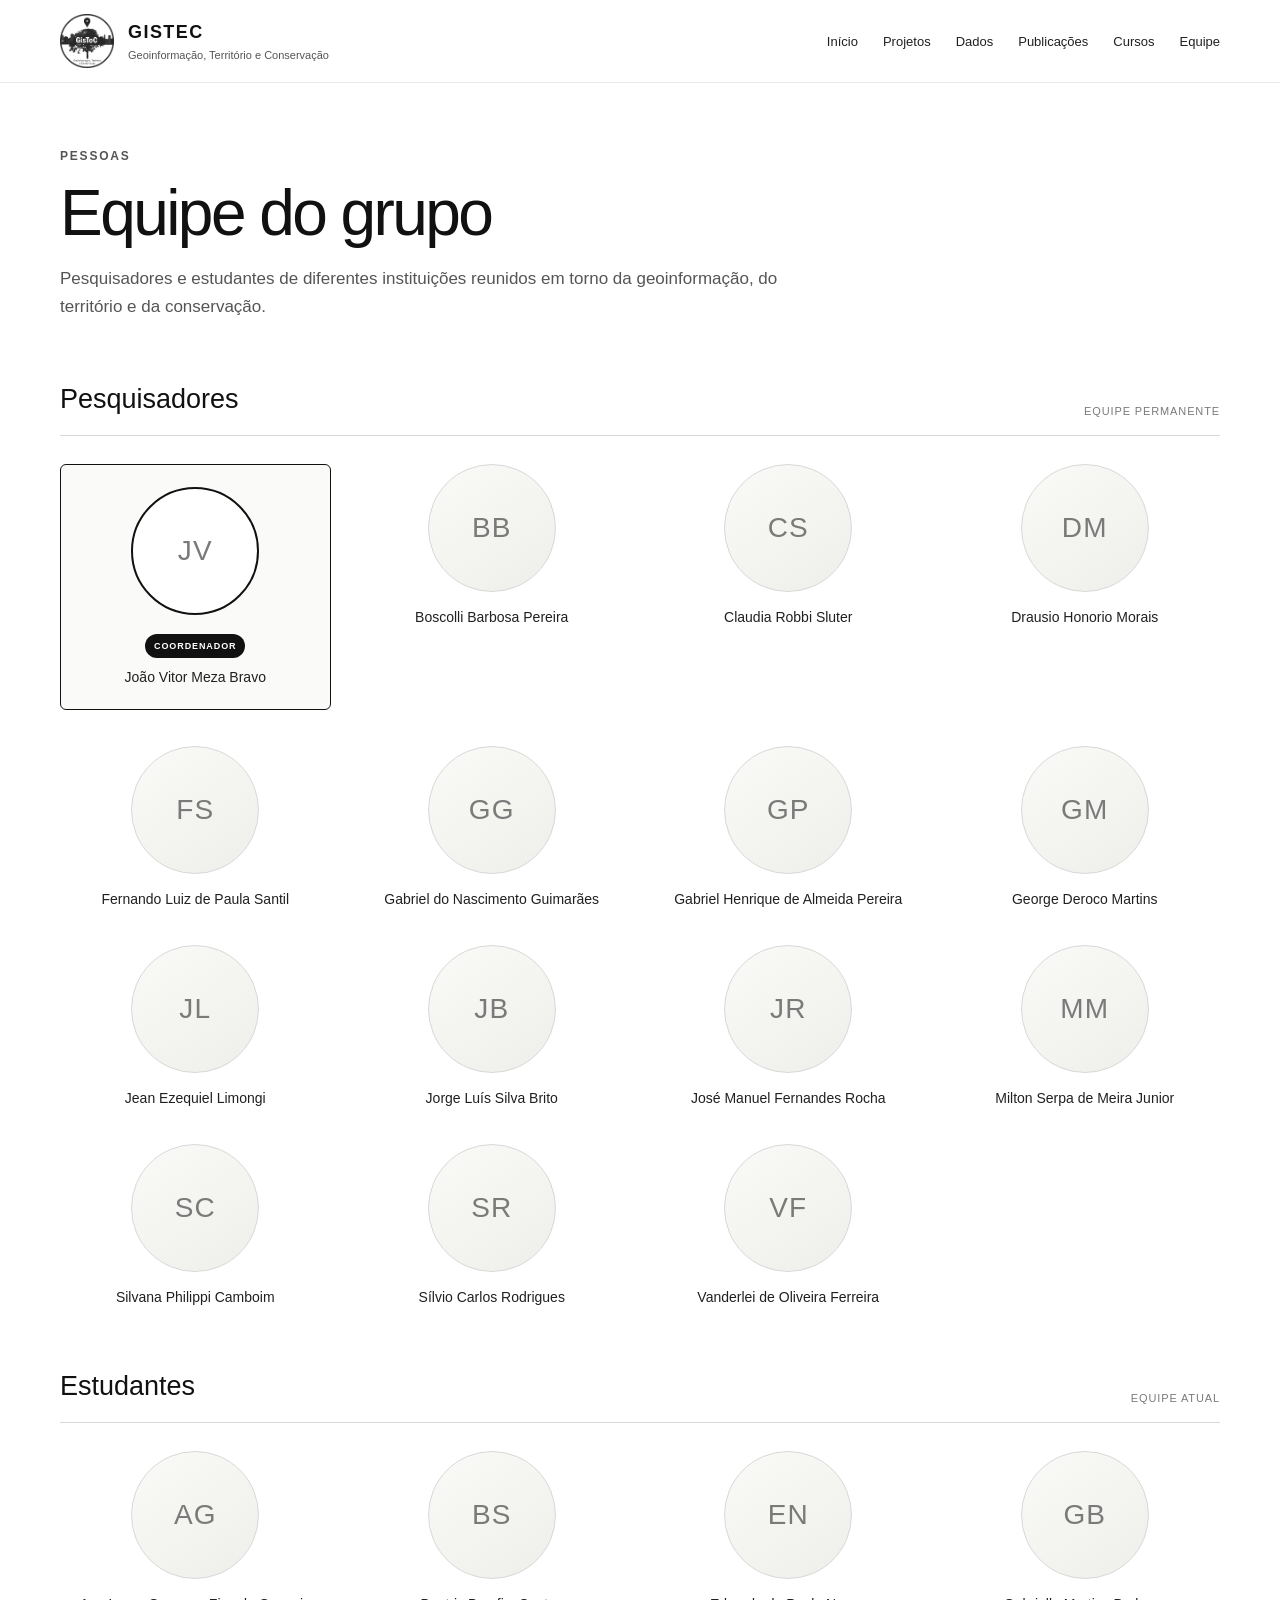
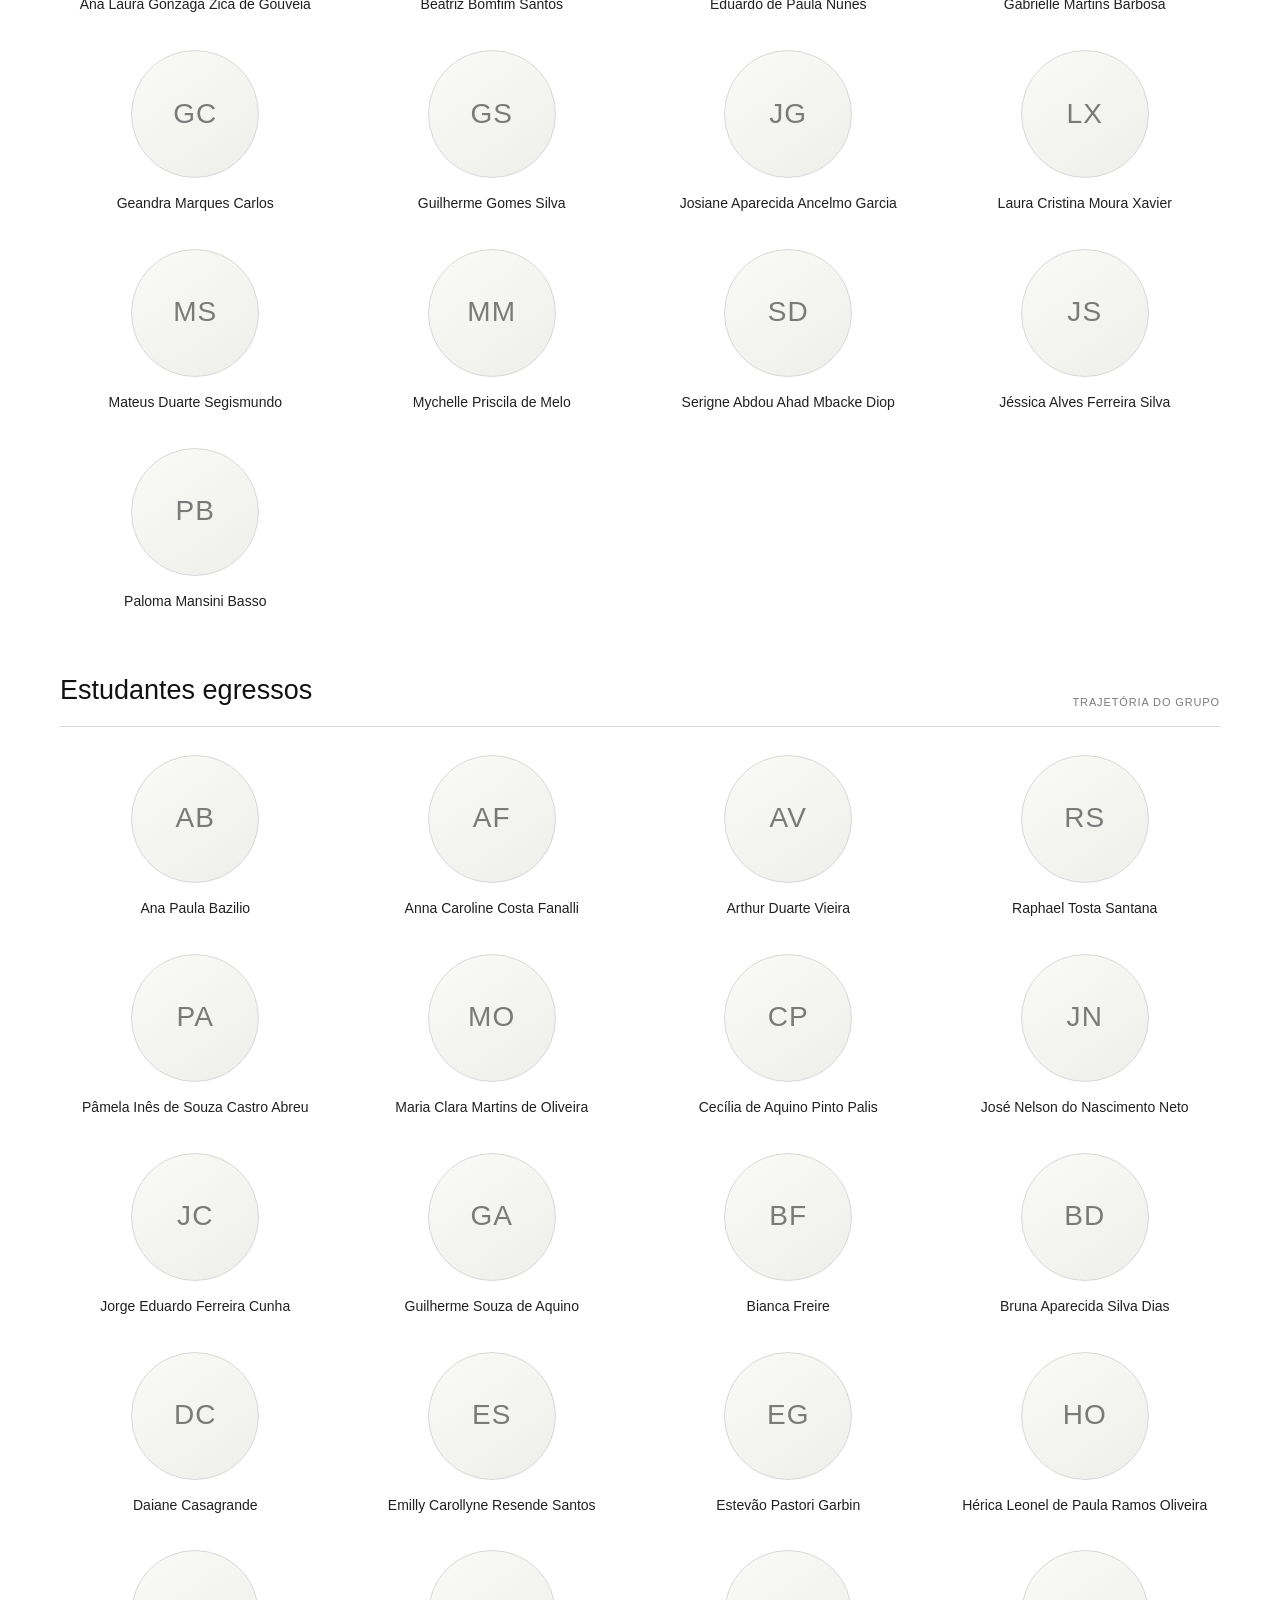
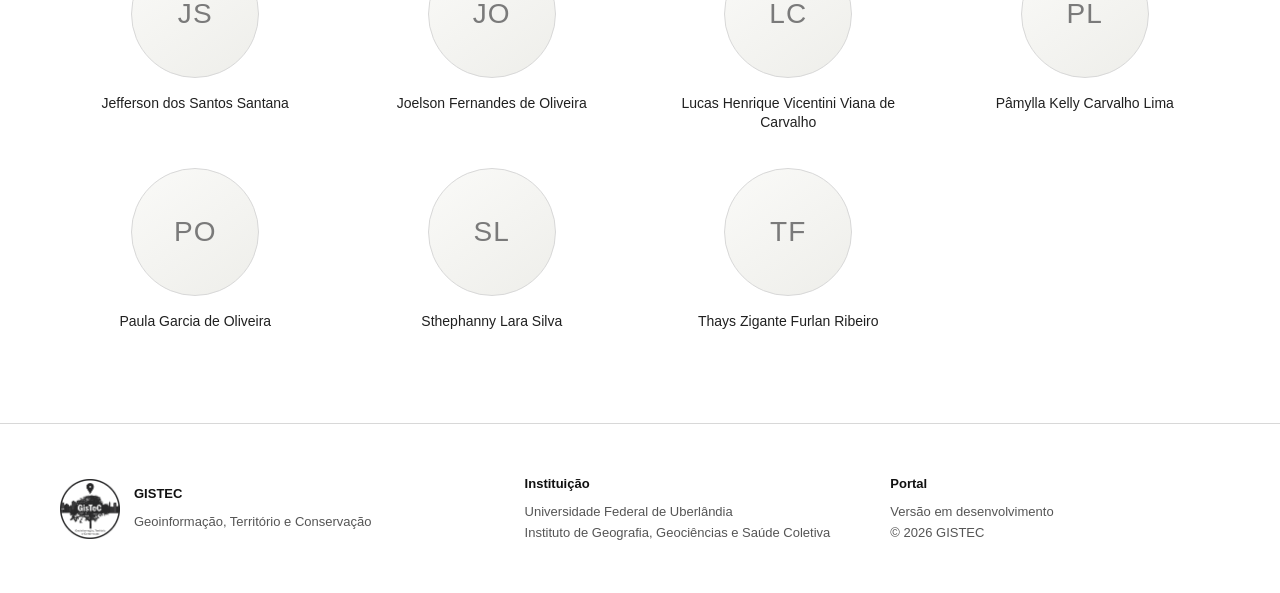
<file: paginas/equipe.html>
<!doctype html>
<html lang="pt-BR">
  <head>
    <meta charset="UTF-8" />
    <meta name="viewport" content="width=device-width, initial-scale=1.0" />
    <meta
      name="description"
      content="Pesquisadores, estudantes e egressos do GISTEC."
    />
    <title>Equipe | GISTEC</title>
    <link rel="stylesheet" href="../css/style.css?v=22" />
  </head>
  <body>
    <header class="site-header">
      <div class="container header-content">
        <a
          class="brand"
          href="../index.html"
          aria-label="Página inicial do GISTEC"
        >
          <img src="../imagens/logo.png" alt="Logo GISTEC" class="brand-logo" />
          <div class="brand-copy">
            <strong>GISTEC</strong>
            <span>Geoinformação, Território e Conservação</span>
          </div>
        </a>

        <button
          class="menu-button"
          id="menuButton"
          type="button"
          aria-label="Abrir menu"
          aria-expanded="false"
        >
          Menu
        </button>

        <nav class="main-menu" id="mainMenu" aria-label="Navegação principal">
          <a href="../index.html">Início</a>
          <div class="menu-dropdown">
            <a href="../index.html#projetos">Projetos</a>
            <div class="menu-dropdown-content">
              <a href="cnpq-fogo.html">CNPq Fogo</a>
              <a href="fapemig-fogo.html">Fapemig Fogo</a>
            </div>
          </div>
          <a href="../index.html#dados">Dados</a>
          <a href="../index.html#publicacoes">Publicações</a>
          <a href="../index.html#cursos">Cursos</a>
          <a class="active" href="equipe.html">Equipe</a>
        </nav>
      </div>
    </header>

    <main class="people-page">
      <div class="container">
        <header class="people-intro">
          <p class="section-label">Pessoas</p>
          <h1>Equipe do grupo</h1>
          <p>
            Pesquisadores e estudantes de diferentes instituições reunidos em
            torno da geoinformação, do território e da conservação.
          </p>
        </header>

        <section class="people-section" aria-labelledby="pesquisadores-title">
          <div class="people-section-heading">
            <h2 id="pesquisadores-title">Pesquisadores</h2>
            <span>Equipe permanente</span>
          </div>
          <div class="people-grid">
            <article class="person-card person-card-coordinator">
              <div class="person-portrait" aria-hidden="true">JV</div>
              <span class="person-role">Coordenador</span
              ><span class="person-name">João Vitor Meza Bravo</span>
            </article>
            <article class="person-card">
              <div class="person-portrait" aria-hidden="true">BB</div>
              <span class="person-name">Boscolli Barbosa Pereira</span>
            </article>
            <article class="person-card">
              <div class="person-portrait" aria-hidden="true">CS</div>
              <span class="person-name">Claudia Robbi Sluter</span>
            </article>
            <article class="person-card">
              <div class="person-portrait" aria-hidden="true">DM</div>
              <span class="person-name">Drausio Honorio Morais</span>
            </article>
            <article class="person-card">
              <div class="person-portrait" aria-hidden="true">FS</div>
              <span class="person-name">Fernando Luiz de Paula Santil</span>
            </article>
            <article class="person-card">
              <div class="person-portrait" aria-hidden="true">GG</div>
              <span class="person-name">Gabriel do Nascimento Guimarães</span>
            </article>
            <article class="person-card">
              <div class="person-portrait" aria-hidden="true">GP</div>
              <span class="person-name"
                >Gabriel Henrique de Almeida Pereira</span
              >
            </article>
            <article class="person-card">
              <div class="person-portrait" aria-hidden="true">GM</div>
              <span class="person-name">George Deroco Martins</span>
            </article>
            <article class="person-card">
              <div class="person-portrait" aria-hidden="true">JL</div>
              <span class="person-name">Jean Ezequiel Limongi</span>
            </article>
            <article class="person-card">
              <div class="person-portrait" aria-hidden="true">JB</div>
              <span class="person-name">Jorge Luís Silva Brito</span>
            </article>
            <article class="person-card">
              <div class="person-portrait" aria-hidden="true">JR</div>
              <span class="person-name">José Manuel Fernandes Rocha</span>
            </article>
            <article class="person-card">
              <div class="person-portrait" aria-hidden="true">MM</div>
              <span class="person-name">Milton Serpa de Meira Junior</span>
            </article>
            <article class="person-card">
              <div class="person-portrait" aria-hidden="true">SC</div>
              <span class="person-name">Silvana Philippi Camboim</span>
            </article>
            <article class="person-card">
              <div class="person-portrait" aria-hidden="true">SR</div>
              <span class="person-name">Sílvio Carlos Rodrigues</span>
            </article>
            <article class="person-card">
              <div class="person-portrait" aria-hidden="true">VF</div>
              <span class="person-name">Vanderlei de Oliveira Ferreira</span>
            </article>
          </div>
        </section>

        <section class="people-section" aria-labelledby="estudantes-title">
          <div class="people-section-heading">
            <h2 id="estudantes-title">Estudantes</h2>
            <span>Equipe atual</span>
          </div>
          <div class="people-grid">
            <article class="person-card">
              <div class="person-portrait" aria-hidden="true">AG</div>
              <span class="person-name">Ana Laura Gonzaga Zica de Gouveia</span>
            </article>
            <article class="person-card">
              <div class="person-portrait" aria-hidden="true">BS</div>
              <span class="person-name">Beatriz Bomfim Santos</span>
            </article>
            <article class="person-card">
              <div class="person-portrait" aria-hidden="true">EN</div>
              <span class="person-name">Eduardo de Paula Nunes</span>
            </article>
            <article class="person-card">
              <div class="person-portrait" aria-hidden="true">GB</div>
              <span class="person-name">Gabrielle Martins Barbosa</span>
            </article>
            <article class="person-card">
              <div class="person-portrait" aria-hidden="true">GC</div>
              <span class="person-name">Geandra Marques Carlos</span>
            </article>
            <article class="person-card">
              <div class="person-portrait" aria-hidden="true">GS</div>
              <span class="person-name">Guilherme Gomes Silva</span>
            </article>
            <article class="person-card">
              <div class="person-portrait" aria-hidden="true">JG</div>
              <span class="person-name">Josiane Aparecida Ancelmo Garcia</span>
            </article>
            <article class="person-card">
              <div class="person-portrait" aria-hidden="true">LX</div>
              <span class="person-name">Laura Cristina Moura Xavier</span>
            </article>
            <article class="person-card">
              <div class="person-portrait" aria-hidden="true">MS</div>
              <span class="person-name">Mateus Duarte Segismundo</span>
            </article>
            <article class="person-card">
              <div class="person-portrait" aria-hidden="true">MM</div>
              <span class="person-name">Mychelle Priscila de Melo</span>
            </article>
            <article class="person-card">
              <div class="person-portrait" aria-hidden="true">SD</div>
              <span class="person-name">Serigne Abdou Ahad Mbacke Diop</span>
            </article>
            <article class="person-card">
              <div class="person-portrait" aria-hidden="true">JS</div>
              <span class="person-name">Jéssica Alves Ferreira Silva</span>
            </article>
            <article class="person-card">
              <div class="person-portrait" aria-hidden="true">PB</div>
              <span class="person-name">Paloma Mansini Basso</span>
            </article>
          </div>
        </section>

        <section class="people-section" aria-labelledby="egressos-title">
          <div class="people-section-heading">
            <h2 id="egressos-title">Estudantes egressos</h2>
            <span>Trajetória do grupo</span>
          </div>
          <div class="people-grid">
            <article class="person-card">
              <div class="person-portrait" aria-hidden="true">AB</div>
              <span class="person-name">Ana Paula Bazilio</span>
            </article>
            <article class="person-card">
              <div class="person-portrait" aria-hidden="true">AF</div>
              <span class="person-name">Anna Caroline Costa Fanalli</span>
            </article>
            <article class="person-card">
              <div class="person-portrait" aria-hidden="true">AV</div>
              <span class="person-name">Arthur Duarte Vieira</span>
            </article>
            <article class="person-card">
              <div class="person-portrait" aria-hidden="true">RS</div>
              <span class="person-name">Raphael Tosta Santana</span>
            </article>
            <article class="person-card">
              <div class="person-portrait" aria-hidden="true">PA</div>
              <span class="person-name">Pâmela Inês de Souza Castro Abreu</span>
            </article>
            <article class="person-card">
              <div class="person-portrait" aria-hidden="true">MO</div>
              <span class="person-name">Maria Clara Martins de Oliveira</span>
            </article>
            <article class="person-card">
              <div class="person-portrait" aria-hidden="true">CP</div>
              <span class="person-name">Cecília de Aquino Pinto Palis</span>
            </article>
            <article class="person-card">
              <div class="person-portrait" aria-hidden="true">JN</div>
              <span class="person-name">José Nelson do Nascimento Neto</span>
            </article>
            <article class="person-card">
              <div class="person-portrait" aria-hidden="true">JC</div>
              <span class="person-name">Jorge Eduardo Ferreira Cunha</span>
            </article>
            <article class="person-card">
              <div class="person-portrait" aria-hidden="true">GA</div>
              <span class="person-name">Guilherme Souza de Aquino</span>
            </article>
            <article class="person-card">
              <div class="person-portrait" aria-hidden="true">BF</div>
              <span class="person-name">Bianca Freire</span>
            </article>
            <article class="person-card">
              <div class="person-portrait" aria-hidden="true">BD</div>
              <span class="person-name">Bruna Aparecida Silva Dias</span>
            </article>
            <article class="person-card">
              <div class="person-portrait" aria-hidden="true">DC</div>
              <span class="person-name">Daiane Casagrande</span>
            </article>
            <article class="person-card">
              <div class="person-portrait" aria-hidden="true">ES</div>
              <span class="person-name">Emilly Carollyne Resende Santos</span>
            </article>
            <article class="person-card">
              <div class="person-portrait" aria-hidden="true">EG</div>
              <span class="person-name">Estevão Pastori Garbin</span>
            </article>
            <article class="person-card">
              <div class="person-portrait" aria-hidden="true">HO</div>
              <span class="person-name"
                >Hérica Leonel de Paula Ramos Oliveira</span
              >
            </article>
            <article class="person-card">
              <div class="person-portrait" aria-hidden="true">JS</div>
              <span class="person-name">Jefferson dos Santos Santana</span>
            </article>
            <article class="person-card">
              <div class="person-portrait" aria-hidden="true">JO</div>
              <span class="person-name">Joelson Fernandes de Oliveira</span>
            </article>
            <article class="person-card">
              <div class="person-portrait" aria-hidden="true">LC</div>
              <span class="person-name"
                >Lucas Henrique Vicentini Viana de Carvalho</span
              >
            </article>
            <article class="person-card">
              <div class="person-portrait" aria-hidden="true">PL</div>
              <span class="person-name">Pâmylla Kelly Carvalho Lima</span>
            </article>
            <article class="person-card">
              <div class="person-portrait" aria-hidden="true">PO</div>
              <span class="person-name">Paula Garcia de Oliveira</span>
            </article>
            <article class="person-card">
              <div class="person-portrait" aria-hidden="true">SL</div>
              <span class="person-name">Sthephanny Lara Silva</span>
            </article>
            <article class="person-card">
              <div class="person-portrait" aria-hidden="true">TF</div>
              <span class="person-name">Thays Zigante Furlan Ribeiro</span>
            </article>
          </div>
        </section>
      </div>
    </main>

    <footer class="site-footer">
      <div class="container footer-grid">
        <div class="footer-brand">
          <img src="../imagens/logo.png" alt="Logo GISTEC" />
          <div>
            <strong>GISTEC</strong
            ><span>Geoinformação, Território e Conservação</span>
          </div>
        </div>
        <div>
          <strong>Instituição</strong>
          <p>Universidade Federal de Uberlândia</p>
          <p>Instituto de Geografia, Geociências e Saúde Coletiva</p>
        </div>
        <div>
          <strong>Portal</strong>
          <p>Versão em desenvolvimento</p>
          <p id="currentYear"></p>
        </div>
      </div>
    </footer>
    <script src="../js/main.js"></script>
  </body>
</html>
</file>
<file: css/style.css>
/* GISTEC — tema claro, simples e sofisticado */

:root {
  --white: #ffffff;
  --black: #111111;
  --gray-900: #202020;
  --gray-700: #555555;
  --gray-500: #7a7a7a;
  --gray-300: #d8d8d8;
  --gray-200: #e8e8e8;
  --gray-100: #f5f5f3;
  --max-width: 1160px;
  --header-height: 82px;
}

* {
  box-sizing: border-box;
  margin: 0;
  padding: 0;
}

html {
  scroll-behavior: smooth;
}

body {
  background: var(--white);
  color: var(--black);
  font-family: Arial, Helvetica, sans-serif;
  line-height: 1.6;
}

body.menu-open {
  overflow: hidden;
}

a {
  color: inherit;
  text-decoration: none;
}

img {
  max-width: 100%;
  display: block;
}

.container {
  width: min(var(--max-width), 92%);
  margin: 0 auto;
}

/* Cabeçalho */

.site-header {
  position: sticky;
  top: 0;
  z-index: 1000;
  background: rgba(255, 255, 255, 0.96);
  border-bottom: 1px solid var(--gray-200);
  backdrop-filter: blur(12px);
}

.header-content {
  min-height: var(--header-height);
  display: flex;
  align-items: center;
  justify-content: space-between;
  gap: 32px;
}

.brand {
  display: inline-flex;
  align-items: center;
  gap: 14px;
}

.brand-logo {
  width: 54px;
  height: 54px;
  object-fit: contain;
  flex: 0 0 auto;
}

.brand-copy strong {
  display: block;
  font-size: 18px;
  letter-spacing: 0.08em;
}

.brand-copy span {
  display: block;
  color: var(--gray-700);
  font-size: 11px;
}

.main-menu {
  display: flex;
  align-items: center;
  gap: 25px;
}

.main-menu a {
  padding: 29px 0 25px;
  border-bottom: 2px solid transparent;
  color: var(--gray-900);
  font-size: 13px;
  transition: 160ms ease;
}

.main-menu a:hover,
.main-menu a.active {
  border-bottom-color: var(--black);
}

.menu-button {
  display: none;
  border: 1px solid var(--gray-300);
  background: var(--white);
  color: var(--black);
  border-radius: 6px;
  padding: 9px 12px;
  cursor: pointer;
}

/* Hero */

.hero {
  padding: 86px 0 78px;
  border-bottom: 1px solid var(--gray-200);
}

.hero-grid {
  display: grid;
  grid-template-columns: 1.25fr 0.75fr;
  gap: 70px;
  align-items: center;
}

.section-label {
  margin-bottom: 14px;
  color: var(--gray-700);
  font-size: 12px;
  font-weight: 700;
  letter-spacing: 0.15em;
  text-transform: uppercase;
}

.hero h1 {
  max-width: 800px;
  margin-bottom: 24px;
  font-size: clamp(42px, 5vw, 68px);
  font-weight: 500;
  line-height: 1.02;
  letter-spacing: -0.04em;
}

.hero-text {
  max-width: 720px;
  margin-bottom: 32px;
  color: var(--gray-700);
  font-size: 18px;
}

.hero-actions {
  display: flex;
  flex-wrap: wrap;
  gap: 12px;
}

.button {
  min-height: 48px;
  padding: 0 21px;
  display: inline-flex;
  align-items: center;
  justify-content: center;
  border: 1px solid var(--black);
  border-radius: 4px;
  font-size: 13px;
  font-weight: 700;
  transition: 160ms ease;
}

.button-dark {
  background: var(--black);
  color: var(--white);
}

.button-light {
  background: var(--white);
  color: var(--black);
}

.button:hover {
  transform: translateY(-2px);
}

.hero-logo-panel {
  display: flex;
  align-items: center;
  justify-content: center;
}

.hero-logo-panel img {
  width: min(330px, 100%);
  height: auto;
}

/* Faixa introdutória */

.intro-strip {
  border-bottom: 1px solid var(--gray-200);
}

.intro-grid {
  display: grid;
  grid-template-columns: repeat(3, 1fr);
}

.intro-grid > div {
  min-height: 118px;
  padding: 26px 28px;
  border-right: 1px solid var(--gray-200);
}

.intro-grid > div:first-child {
  border-left: 1px solid var(--gray-200);
}

.intro-grid strong,
.intro-grid span {
  display: block;
}

.intro-grid strong {
  margin-bottom: 5px;
  font-size: 14px;
}

.intro-grid span {
  color: var(--gray-700);
  font-size: 13px;
}

/* Seções */

.section {
  padding: 92px 0;
}

.section-soft {
  background: var(--gray-100);
}

.section-heading {
  margin-bottom: 38px;
  display: grid;
  grid-template-columns: 0.8fr 1fr;
  gap: 50px;
  align-items: end;
}

.section-heading h2 {
  font-size: clamp(36px, 5vw, 58px);
  font-weight: 500;
  line-height: 1.05;
  letter-spacing: -0.03em;
}

.section-heading > p {
  color: var(--gray-700);
  max-width: 670px;
}

/* Cards */

.cards-grid {
  display: grid;
  grid-template-columns: repeat(3, 1fr);
  border-top: 1px solid var(--gray-300);
  border-left: 1px solid var(--gray-300);
}

.card {
  min-height: 280px;
  padding: 30px;
  border-right: 1px solid var(--gray-300);
  border-bottom: 1px solid var(--gray-300);
  background: var(--white);
}

.card-number {
  display: block;
  margin-bottom: 55px;
  color: var(--gray-500);
  font-size: 12px;
}

.card h3 {
  margin-bottom: 12px;
  font-size: 22px;
  font-weight: 500;
}

.card p {
  margin-bottom: 24px;
  color: var(--gray-700);
}

.card-status {
  color: var(--gray-500);
  font-size: 12px;
  text-transform: uppercase;
  letter-spacing: 0.07em;
}

/* Mapa */

.map-placeholder {
  min-height: 440px;
  display: grid;
  place-items: center;
  padding: 30px;
  border: 1px solid var(--gray-300);
  background:
    linear-gradient(var(--gray-200) 1px, transparent 1px),
    linear-gradient(90deg, var(--gray-200) 1px, transparent 1px), var(--white);
  background-size: 46px 46px;
}

.map-placeholder-content {
  max-width: 560px;
  padding: 34px;
  border: 1px solid var(--gray-300);
  background: rgba(255, 255, 255, 0.94);
  text-align: center;
}

.map-placeholder-content span {
  display: block;
  margin-bottom: 12px;
  color: var(--gray-500);
  font-size: 12px;
  letter-spacing: 0.1em;
  text-transform: uppercase;
}

.map-placeholder-content h3 {
  margin-bottom: 12px;
  font-size: 27px;
  font-weight: 500;
}

.map-placeholder-content p {
  color: var(--gray-700);
}

/* Estados vazios */

.empty-state {
  padding: 34px;
  border-top: 1px solid var(--gray-300);
  border-bottom: 1px solid var(--gray-300);
}

.empty-state strong {
  display: block;
  margin-bottom: 7px;
  font-size: 20px;
  font-weight: 500;
}

.empty-state p {
  color: var(--gray-700);
}

/* Rodapé */

.site-footer {
  padding: 50px 0;
  border-top: 1px solid var(--gray-300);
}

.footer-grid {
  display: grid;
  grid-template-columns: 1.3fr 1fr 1fr;
  gap: 36px;
  color: var(--gray-700);
  font-size: 13px;
}

.footer-grid strong {
  display: block;
  margin-bottom: 7px;
  color: var(--black);
}

.footer-brand {
  display: flex;
  align-items: center;
  gap: 14px;
}

.footer-brand img {
  width: 60px;
  height: 60px;
  object-fit: contain;
}

.footer-brand span {
  display: block;
}

/* Responsividade */

@media (max-width: 930px) {
  .menu-button {
    display: block;
  }

  .main-menu {
    position: fixed;
    top: var(--header-height);
    left: 0;
    right: 0;
    display: none;
    flex-direction: column;
    align-items: stretch;
    gap: 0;
    padding: 12px 4% 24px;
    border-bottom: 1px solid var(--gray-200);
    background: var(--white);
  }

  .main-menu.open {
    display: flex;
  }

  .main-menu a {
    padding: 13px 0;
  }

  .hero-grid {
    grid-template-columns: 1fr;
    gap: 45px;
  }

  .hero-logo-panel {
    justify-content: flex-start;
  }

  .hero-logo-panel img {
    width: 230px;
  }

  .section-heading {
    grid-template-columns: 1fr;
    gap: 14px;
  }

  .cards-grid {
    grid-template-columns: 1fr;
  }

  .intro-grid {
    grid-template-columns: 1fr;
  }

  .intro-grid > div,
  .intro-grid > div:first-child {
    border-left: 1px solid var(--gray-200);
    border-right: 1px solid var(--gray-200);
    border-bottom: 1px solid var(--gray-200);
  }

  .footer-grid {
    grid-template-columns: 1fr;
  }
}

@media (max-width: 620px) {
  .brand-copy span {
    display: none;
  }

  .brand-logo {
    width: 47px;
    height: 47px;
  }

  .hero {
    padding-top: 64px;
  }

  .hero h1 {
    font-size: clamp(45px, 14vw, 66px);
  }

  .hero-text {
    font-size: 16px;
  }

  .section {
    padding: 68px 0;
  }

  .map-placeholder {
    min-height: 380px;
  }

  .map-placeholder-content {
    padding: 25px;
  }
}
.menu-dropdown {
  position: relative;
}

.menu-dropdown-content {
  position: absolute;
  top: 100%;
  left: 0;
  z-index: 1000;
  min-width: 180px;
  padding: 8px 0;
  background: #ffffff;
  border: 1px solid #dddddd;
  box-shadow: 0 8px 20px rgba(0, 0, 0, 0.08);

  opacity: 0;
  visibility: hidden;
  transform: translateY(8px);
  transition: 0.2s ease;
}

.menu-dropdown-content a {
  display: block;
  padding: 10px 16px;
  white-space: nowrap;
}

.menu-dropdown-content a:hover {
  background: #f3f3f3;
}

.menu-dropdown:hover .menu-dropdown-content,
.menu-dropdown:focus-within .menu-dropdown-content {
  opacity: 1;
  visibility: visible;
  transform: translateY(0);
}

@media (max-width: 930px) {
  .menu-dropdown-content {
    position: static;
    min-width: 0;
    margin: -4px 0 5px 10px;
    padding: 0 0 0 14px;
    border: 0;
    border-left: 1px solid var(--gray-300);
    box-shadow: none;
    opacity: 1;
    visibility: visible;
    transform: none;
  }

  .menu-dropdown-content a {
    padding: 8px 0;
    color: var(--gray-700);
    font-size: 12px;
  }
}
/* Equipe */

.team-grid {
  display: grid;
  grid-template-columns: repeat(2, 1fr);
  border-top: 1px solid var(--gray-300);
  border-left: 1px solid var(--gray-300);
}

.team-group {
  padding: 30px;
  background: var(--white);
  border-right: 1px solid var(--gray-300);
  border-bottom: 1px solid var(--gray-300);
}

.team-group-full {
  grid-column: 1 / -1;
}

.team-group-heading {
  display: flex;
  align-items: baseline;
  justify-content: space-between;
  gap: 20px;
  margin-bottom: 22px;
}

.team-group-heading h3 {
  font-size: 23px;
  font-weight: 500;
}

.team-group-heading span {
  color: var(--gray-500);
  font-size: 11px;
  letter-spacing: 0.06em;
  text-transform: uppercase;
  white-space: nowrap;
}

.team-list {
  list-style: none;
}

.team-list li {
  padding: 10px 0;
  border-top: 1px solid var(--gray-200);
  color: var(--gray-900);
  font-size: 14px;
  line-height: 1.4;
}

.team-list li:last-child {
  border-bottom: 1px solid var(--gray-200);
}

.team-list-columns {
  columns: 3;
  column-gap: 38px;
}

.team-list-columns li {
  break-inside: avoid;
}

/* Equipe em telas menores */

@media (max-width: 930px) {
  .team-grid {
    grid-template-columns: 1fr;
  }

  .team-group-full {
    grid-column: auto;
  }

  .team-list-columns {
    columns: 2;
  }
}

@media (max-width: 620px) {
  .team-group {
    padding: 24px;
  }

  .team-group-heading {
    display: block;
  }

  .team-group-heading span {
    display: block;
    margin-top: 5px;
  }

  .team-list-columns {
    columns: 1;
  }
}
/* Projetos em destaque */

.featured-projects {
  display: grid;
  grid-template-columns: repeat(2, minmax(0, 1fr));
  border-top: 1px solid var(--gray-300);
  border-left: 1px solid var(--gray-300);
}

.featured-project {
  display: flex;
  min-width: 0;
  flex-direction: column;
  background: var(--white);
  border-right: 1px solid var(--gray-300);
  border-bottom: 1px solid var(--gray-300);
  transition:
    transform 180ms ease,
    box-shadow 180ms ease;
}

.featured-project:hover {
  position: relative;
  z-index: 2;
  transform: translateY(-4px);
  box-shadow: 0 18px 36px rgba(0, 0, 0, 0.1);
}

.featured-project-image {
  position: relative;
  aspect-ratio: 16 / 8;
  overflow: hidden;
  background: var(--gray-100);
}

.featured-project-image img {
  width: 100%;
  height: 100%;
  object-fit: cover;
  transition: transform 350ms ease;
}

.featured-project:hover .featured-project-image img {
  transform: scale(1.025);
}

.featured-project-badge {
  position: absolute;
  top: 16px;
  left: 16px;
  padding: 6px 10px;
  background: rgba(255, 255, 255, 0.94);
  color: var(--black);
  font-size: 10px;
  font-weight: 700;
  letter-spacing: 0.1em;
  text-transform: uppercase;
}

.featured-project-content {
  display: flex;
  min-height: 320px;
  flex: 1;
  flex-direction: column;
  padding: 28px 30px 30px;
}

.featured-project-number {
  display: block;
  margin-bottom: 25px;
  color: var(--gray-500);
  font-size: 11px;
}

.featured-project-content h3 {
  margin-bottom: 16px;
  font-size: clamp(21px, 2vw, 27px);
  font-weight: 500;
  line-height: 1.18;
  letter-spacing: -0.02em;
}

.featured-project-content p {
  margin-bottom: 28px;
  color: var(--gray-700);
  font-size: 14px;
}

.featured-project-link {
  margin-top: auto;
  padding-top: 18px;
  border-top: 1px solid var(--gray-200);
  font-size: 12px;
  font-weight: 700;
  letter-spacing: 0.04em;
  text-transform: uppercase;
}

@media (max-width: 800px) {
  .featured-projects {
    grid-template-columns: 1fr;
  }

  .featured-project-content {
    min-height: auto;
  }
}

/* Localização */

.location-grid {
  display: grid;
  grid-template-columns: minmax(0, 1.7fr) minmax(280px, 0.7fr);
  border: 1px solid var(--gray-300);
  background: var(--white);
}

#locationMap {
  width: 100%;
  min-height: 480px;
  border-right: 1px solid var(--gray-300);
  z-index: 1;
}

.location-information {
  display: flex;
  flex-direction: column;
  justify-content: center;
  padding: 38px;
}

.location-label {
  margin-bottom: 24px;
  color: var(--gray-500);
  font-size: 11px;
  font-weight: 700;
  letter-spacing: 0.12em;
  text-transform: uppercase;
}

.location-information h3 {
  margin-bottom: 15px;
  font-size: 25px;
  font-weight: 500;
  line-height: 1.2;
}

.location-information p {
  margin-bottom: 20px;
  color: var(--gray-700);
  font-size: 14px;
}

.location-information address {
  margin-bottom: 30px;
  color: var(--gray-700);
  font-size: 14px;
  font-style: normal;
  line-height: 1.7;
}

.location-link {
  align-self: flex-start;
  padding-bottom: 4px;
  border-bottom: 1px solid var(--black);
  font-size: 12px;
  font-weight: 700;
  letter-spacing: 0.04em;
  text-transform: uppercase;
}

.location-marker {
  width: 18px;
  height: 18px;
  background: var(--black);
  border: 4px solid var(--white);
  border-radius: 50%;
  box-shadow: 0 2px 8px rgba(0, 0, 0, 0.45);
}

@media (max-width: 850px) {
  .location-grid {
    grid-template-columns: 1fr;
  }

  #locationMap {
    min-height: 390px;
    border-right: 0;
    border-bottom: 1px solid var(--gray-300);
  }

  .location-information {
    padding: 30px;
  }
}
.intro-link {
  display: inline-block;
  margin-top: 10px;
  padding-bottom: 2px;
  border-bottom: 1px solid var(--black);
  font-size: 12px;
  font-weight: 700;
  transition: 160ms ease;
}

/* =========================================================
   EQUIPE — DIRETÓRIO INSTITUCIONAL
   Cole este bloco no final de css/style.css
   ========================================================= */

.team-section {
  background: var(--white);
}

.team-showcase {
  display: block;
  border: 1px solid var(--gray-300);
  background: var(--white);
}

/* Painel preto */

.team-panel {
  min-height: 760px;
  padding: 46px 38px 34px;
  display: flex;
  flex-direction: column;
  justify-content: space-between;
  background: var(--black);
  color: var(--white);
}

.team-panel-label {
  margin-bottom: 22px;
  color: #bdbdbd;
  font-size: 11px;
  font-weight: 700;
  letter-spacing: 0.2em;
  text-transform: uppercase;
}

.team-panel h2 {
  margin: 0;
  font-size: clamp(38px, 4vw, 54px);
  font-weight: 500;
  line-height: 1.03;
  letter-spacing: -0.04em;
}

.team-panel-text {
  margin-top: 26px;
  color: #bdbdbd;
  font-size: 14px;
  line-height: 1.65;
}

.team-leadership {
  margin-top: 32px;
  padding: 17px 0;
  border-top: 1px solid #454545;
  border-bottom: 1px solid #454545;
}

.team-leadership span,
.team-leadership strong {
  display: block;
}

.team-leadership span {
  margin-bottom: 6px;
  color: #a8a8a8;
  font-size: 10px;
  letter-spacing: 0.14em;
  text-transform: uppercase;
}

.team-leadership strong {
  font-size: 14px;
  font-weight: 500;
  line-height: 1.4;
}

.team-stats > div {
  min-height: 58px;
  display: flex;
  align-items: center;
  justify-content: space-between;
  gap: 18px;
  border-top: 1px solid #3f3f3f;
}

.team-stats strong {
  font-size: 25px;
  font-weight: 400;
}

.team-stats span {
  color: #a8a8a8;
  font-size: 9px;
  letter-spacing: 0.13em;
  text-align: right;
  text-transform: uppercase;
}

/* Diretório de nomes */

.team-directory {
  min-width: 0;
  padding: 43px 44px 36px;
}

.team-directory-heading {
  padding-bottom: 20px;
  display: flex;
  align-items: flex-end;
  justify-content: space-between;
  gap: 28px;
  border-bottom: 1px solid var(--black);
}

.team-directory-heading .section-label {
  margin-bottom: 7px;
}

.team-directory-heading h3 {
  margin: 0;
  font-size: 27px;
  font-weight: 500;
  line-height: 1.15;
}

.team-directory-heading > span {
  padding-bottom: 3px;
  color: var(--gray-500);
  font-size: 10px;
  letter-spacing: 0.11em;
  text-align: right;
  text-transform: uppercase;
}

.team-directory-group {
  padding: 25px 0;
  display: grid;
  grid-template-columns: 180px minmax(0, 1fr);
  gap: 26px;
  border-bottom: 1px solid var(--gray-300);
}

.team-directory-group-last {
  padding-bottom: 0;
  border-bottom: 0;
}

.team-directory-title h4 {
  margin: 0 0 6px;
  font-size: 16px;
  font-weight: 700;
  line-height: 1.3;
}

.team-directory-title span {
  color: var(--gray-500);
  font-size: 9px;
  letter-spacing: 0.13em;
  text-transform: uppercase;
}

.team-people {
  display: flex;
  flex-wrap: wrap;
  align-content: flex-start;
  gap: 8px;
}

.team-person {
  min-height: 31px;
  padding: 7px 11px;
  display: inline-flex;
  align-items: center;
  gap: 8px;
  border: 1px solid var(--gray-300);
  background: #fafafa;
  color: var(--gray-900);
  font-size: 11px;
  line-height: 1.3;
  transition: 160ms ease;
}

.team-person:hover {
  border-color: var(--gray-700);
  background: var(--white);
}

.team-person-leader {
  position: relative;
  padding-right: 14px;
  border-color: #1b1b1b;
  background: #1b1b1b;
  color: var(--white);
  box-shadow: 0 6px 14px rgba(0, 0, 0, 0.14);
}

.team-person-leader:hover {
  background: var(--gray-900);
  color: var(--white);
}

.team-person-leader small {
  margin-left: 4px;
  padding: 3px 6px;
  border: 1px solid #777;
  border-radius: 999px;
  color: #f0f0f0;
  font-size: 8px;
  font-weight: 500;
  letter-spacing: 0.11em;
  text-transform: uppercase;
}

.team-people-alumni .team-person {
  color: var(--gray-700);
  font-size: 10.5px;
}

/* Responsividade */

@media (max-width: 1000px) {
  .team-showcase {
    grid-template-columns: 265px minmax(0, 1fr);
  }

  .team-panel {
    padding: 38px 29px 30px;
  }

  .team-panel h2 {
    font-size: 39px;
  }

  .team-directory {
    padding: 36px 30px 32px;
  }

  .team-directory-group {
    grid-template-columns: 1fr;
    gap: 16px;
  }
}

@media (max-width: 720px) {
  .team-showcase {
    grid-template-columns: 1fr;
  }

  .team-panel {
    min-height: auto;
    padding: 38px 28px 28px;
  }

  .team-panel h2 {
    max-width: 440px;
    font-size: clamp(37px, 11vw, 50px);
  }

  .team-panel-text {
    max-width: 520px;
  }

  .team-leadership {
    max-width: 390px;
  }

  .team-stats {
    margin-top: 35px;
    display: grid;
    grid-template-columns: repeat(3, 1fr);
    border-top: 1px solid #3f3f3f;
  }

  .team-stats > div {
    min-height: 76px;
    padding: 12px;
    display: flex;
    flex-direction: column;
    align-items: flex-start;
    justify-content: center;
    border-top: 0;
    border-right: 1px solid #3f3f3f;
  }

  .team-stats > div:first-child {
    padding-left: 0;
  }

  .team-stats > div:last-child {
    border-right: 0;
  }

  .team-stats span {
    text-align: left;
  }

  .team-directory {
    padding: 32px 25px 30px;
  }

  .team-directory-heading {
    align-items: flex-start;
    flex-direction: column;
    gap: 11px;
  }

  .team-directory-heading > span {
    text-align: left;
  }
}

@media (max-width: 460px) {
  .team-stats {
    grid-template-columns: 1fr;
  }

  .team-stats > div,
  .team-stats > div:first-child {
    min-height: 54px;
    padding: 8px 0;
    flex-direction: row;
    align-items: center;
    justify-content: space-between;
    border-right: 0;
    border-bottom: 1px solid #3f3f3f;
  }

  .team-stats > div:last-child {
    border-bottom: 0;
  }

  .team-person {
    width: 100%;
    justify-content: space-between;
  }
}

.intro-link:hover {
  color: var(--gray-700);
}

/* Equipe sem o painel lateral */

.team-showcase {
  width: 100%;
  display: block !important;
  grid-template-columns: none !important;
}

.team-directory {
  width: 100%;
  min-width: 0;
}

.team-directory-group {
  grid-template-columns: 180px minmax(0, 1fr);
}

.team-people {
  width: 100%;
}

.team-person {
  flex-shrink: 0;
}

@media (max-width: 720px) {
  .team-directory-group {
    grid-template-columns: 1fr;
  }

  .team-person {
    width: auto;
    max-width: 100%;
  }
}

@media (max-width: 460px) {
  .team-person {
    width: 100%;
  }
}
.team-section {
  padding-top: 30px;
}
.team-section {
  padding: 30px 0 50px;
}
/* Redução dos espaços verticais da página inicial */

.hero {
  padding: 45px 0 55px;
}

.team-section {
  padding: 30px 0 25px;
}

#projetos {
  padding-top: 40px;
}
@media (max-width: 620px) {
  .hero {
    padding: 38px 0 45px;
  }

  .team-section {
    padding: 25px 0 20px;
  }

  #projetos {
    padding-top: 35px;
  }
}
/* =========================================================
   CURSO — FAIXA COMPACTA GAS × GISTEC
   Cole este bloco no final de css/style.css
   ========================================================= */

.course-section {
  padding: 58px 0;
  background: var(--gray-100);
}

.course-section-heading {
  margin-bottom: 28px;
}

.course-feature {
  display: grid;
  grid-template-columns: minmax(0, 0.95fr) minmax(0, 1.05fr);
  border: 1px solid var(--gray-300);
  border-top: 4px solid var(--black);
  background: var(--white);
}

/* Apresentação do curso */

.course-introduction {
  padding: 28px 32px;
  border-right: 1px solid var(--gray-300);
}

.course-topline {
  display: flex;
  align-items: center;
  justify-content: space-between;
  gap: 18px;
}

.course-partnership {
  display: flex;
  align-items: center;
  gap: 9px;
  font-size: 11px;
  font-weight: 700;
  letter-spacing: 0.15em;
}

.course-partnership small {
  color: var(--gray-500);
  font-size: 12px;
  font-weight: 400;
}

.course-status {
  padding: 6px 9px;
  border: 1px solid var(--black);
  font-size: 9px;
  font-weight: 700;
  letter-spacing: 0.1em;
  text-transform: uppercase;
}

.course-edition {
  margin-top: 22px;
  color: var(--gray-700);
  font-size: 10px;
  font-weight: 700;
  letter-spacing: 0.09em;
  text-transform: uppercase;
}

.course-introduction h3 {
  margin: 8px 0 0;
  font-size: clamp(28px, 3.1vw, 41px);
  font-weight: 500;
  line-height: 1.08;
  letter-spacing: -0.035em;
}

.course-summary {
  max-width: 550px;
  margin-top: 16px;
  color: var(--gray-700);
  font-size: 12px;
  line-height: 1.5;
}

/* Informações resumidas */

.course-information {
  padding: 28px 32px;
  display: flex;
  flex-direction: column;
  justify-content: space-between;
}

.course-facts {
  display: grid;
  grid-template-columns: repeat(4, minmax(0, 1fr));
  gap: 0;
  border-bottom: 1px solid var(--gray-300);
}

.course-facts > div {
  min-height: 70px;
  padding: 0 14px 15px;
  border-right: 1px solid var(--gray-300);
}

.course-facts > div:first-child {
  padding-left: 0;
}

.course-facts > div:last-child {
  padding-right: 0;
  border-right: 0;
}

.course-facts span,
.course-location > span {
  display: block;
  margin-bottom: 7px;
  color: var(--gray-500);
  font-size: 8px;
  font-weight: 700;
  letter-spacing: 0.12em;
  text-transform: uppercase;
}

.course-facts strong {
  font-size: 11px;
  font-weight: 500;
  line-height: 1.4;
}

.course-footer {
  margin-top: 21px;
  display: flex;
  align-items: flex-end;
  justify-content: space-between;
  gap: 24px;
}

.course-location strong {
  display: block;
  font-size: 13px;
  font-weight: 500;
  line-height: 1.4;
}

.course-location p {
  margin-top: 4px;
  color: var(--gray-700);
  font-size: 10px;
}

.course-button {
  min-height: 41px;
  padding: 0 16px;
  display: inline-flex;
  align-items: center;
  justify-content: center;
  flex: 0 0 auto;
  border: 1px solid var(--black);
  background: var(--white);
  color: var(--black);
  font-size: 10px;
  font-weight: 700;
  transition: 160ms ease;
}

.course-button:hover {
  background: var(--black);
  color: var(--white);
}

/* Responsividade */

@media (max-width: 1000px) {
  .course-feature {
    grid-template-columns: 1fr;
  }

  .course-introduction {
    border-right: 0;
    border-bottom: 1px solid var(--gray-300);
  }
}

@media (max-width: 700px) {
  .course-section {
    padding: 42px 0;
  }

  .course-introduction,
  .course-information {
    padding: 24px;
  }

  .course-topline,
  .course-footer {
    align-items: flex-start;
    flex-direction: column;
  }

  .course-facts {
    grid-template-columns: repeat(2, minmax(0, 1fr));
  }

  .course-facts > div,
  .course-facts > div:first-child,
  .course-facts > div:last-child {
    padding: 12px;
    border-right: 1px solid var(--gray-300);
    border-bottom: 1px solid var(--gray-300);
  }

  .course-facts > div:nth-child(2n) {
    border-right: 0;
  }

  .course-facts > div:nth-last-child(-n + 2) {
    border-bottom: 0;
  }

  .course-button {
    width: 100%;
  }
}
html {
  scroll-padding-top: calc(var(--header-height) + 20px);
}

#inicio,
#projetos,
#dados,
#publicacoes,
#cursos,
#equipe,
#localizacao {
  scroll-margin-top: calc(var(--header-height) + 20px);
}
/* =========================================================
   CURSO — FAIXA COMPACTA GAS × GISTEC
   Cole este bloco no final de css/style.css
   ========================================================= */

.course-section {
  padding: 58px 0;
  background: var(--gray-100);
}

.course-section-heading {
  margin-bottom: 28px;
}

.course-feature {
  display: grid;
  grid-template-columns: minmax(0, 0.95fr) minmax(0, 1.05fr);
  border: 1px solid var(--gray-300);
  border-top: 4px solid var(--black);
  background: var(--white);
}

/* Apresentação do curso */

.course-introduction {
  padding: 28px 32px;
  border-right: 1px solid var(--gray-300);
}

.course-topline {
  display: flex;
  align-items: center;
  justify-content: space-between;
  gap: 18px;
}

.course-partnership {
  display: flex;
  align-items: center;
  gap: 9px;
  font-size: 11px;
  font-weight: 700;
  letter-spacing: 0.15em;
}

.course-partnership small {
  color: var(--gray-500);
  font-size: 12px;
  font-weight: 400;
}

.course-status {
  padding: 6px 9px;
  border: 1px solid var(--black);
  font-size: 9px;
  font-weight: 700;
  letter-spacing: 0.1em;
  text-transform: uppercase;
}

.course-edition {
  margin-top: 22px;
  color: var(--gray-700);
  font-size: 10px;
  font-weight: 700;
  letter-spacing: 0.09em;
  text-transform: uppercase;
}

.course-introduction h3 {
  margin: 8px 0 0;
  font-size: clamp(28px, 3.1vw, 41px);
  font-weight: 500;
  line-height: 1.08;
  letter-spacing: -0.035em;
}

.course-summary {
  max-width: 550px;
  margin-top: 16px;
  color: var(--gray-700);
  font-size: 12px;
  line-height: 1.5;
}

/* Informações resumidas */

.course-information {
  padding: 28px 32px;
  display: flex;
  flex-direction: column;
  justify-content: space-between;
}

.course-facts {
  display: grid;
  grid-template-columns: repeat(4, minmax(0, 1fr));
  gap: 0;
  border-bottom: 1px solid var(--gray-300);
}

.course-facts > div {
  min-height: 70px;
  padding: 0 14px 15px;
  border-right: 1px solid var(--gray-300);
}

.course-facts > div:first-child {
  padding-left: 0;
}

.course-facts > div:last-child {
  padding-right: 0;
  border-right: 0;
}

.course-facts span,
.course-location > span {
  display: block;
  margin-bottom: 7px;
  color: var(--gray-500);
  font-size: 8px;
  font-weight: 700;
  letter-spacing: 0.12em;
  text-transform: uppercase;
}

.course-facts strong {
  font-size: 11px;
  font-weight: 500;
  line-height: 1.4;
}

.course-footer {
  margin-top: 21px;
  display: flex;
  align-items: flex-end;
  justify-content: space-between;
  gap: 24px;
}

.course-location strong {
  display: block;
  font-size: 13px;
  font-weight: 500;
  line-height: 1.4;
}

.course-location p {
  margin-top: 4px;
  color: var(--gray-700);
  font-size: 10px;
}

.course-button {
  min-height: 41px;
  padding: 0 16px;
  display: inline-flex;
  align-items: center;
  justify-content: center;
  flex: 0 0 auto;
  border: 1px solid var(--black);
  background: var(--white);
  color: var(--black);
  font-size: 10px;
  font-weight: 700;
  transition: 160ms ease;
}

.course-button:hover {
  background: var(--black);
  color: var(--white);
}

/* Responsividade */

@media (max-width: 1000px) {
  .course-feature {
    grid-template-columns: 1fr;
  }

  .course-introduction {
    border-right: 0;
    border-bottom: 1px solid var(--gray-300);
  }
}

@media (max-width: 700px) {
  .course-section {
    padding: 42px 0;
  }

  .course-introduction,
  .course-information {
    padding: 24px;
  }

  .course-topline,
  .course-footer {
    align-items: flex-start;
    flex-direction: column;
  }

  .course-facts {
    grid-template-columns: repeat(2, minmax(0, 1fr));
  }

  .course-facts > div,
  .course-facts > div:first-child,
  .course-facts > div:last-child {
    padding: 12px;
    border-right: 1px solid var(--gray-300);
    border-bottom: 1px solid var(--gray-300);
  }

  .course-facts > div:nth-child(2n) {
    border-right: 0;
  }

  .course-facts > div:nth-last-child(-n + 2) {
    border-bottom: 0;
  }

  .course-button {
    width: 100%;
  }
}
/* =========================================================
   CURSO — FAIXA COMPACTA GAS × GISTEC
   Cole este bloco no final de css/style.css
   ========================================================= */

.course-section {
  padding: 58px 0;
  background: var(--gray-100);
}

.course-section-heading {
  margin-bottom: 28px;
}

.course-feature {
  display: grid;
  grid-template-columns: minmax(0, 0.95fr) minmax(0, 1.05fr);
  border: 1px solid var(--gray-300);
  border-top: 4px solid var(--black);
  background: var(--white);
}

/* Apresentação do curso */

.course-introduction {
  padding: 28px 32px;
  border-right: 1px solid var(--gray-300);
}

.course-topline {
  display: flex;
  align-items: center;
  justify-content: space-between;
  gap: 18px;
}

.course-partnership {
  display: flex;
  align-items: center;
  gap: 9px;
  font-size: 11px;
  font-weight: 700;
  letter-spacing: 0.15em;
}

.course-partnership small {
  color: var(--gray-500);
  font-size: 12px;
  font-weight: 400;
}

.course-status {
  padding: 6px 9px;
  border: 1px solid var(--black);
  font-size: 9px;
  font-weight: 700;
  letter-spacing: 0.1em;
  text-transform: uppercase;
}

.course-edition {
  margin-top: 22px;
  color: var(--gray-700);
  font-size: 10px;
  font-weight: 700;
  letter-spacing: 0.09em;
  text-transform: uppercase;
}

.course-introduction h3 {
  margin: 8px 0 0;
  font-size: clamp(28px, 3.1vw, 41px);
  font-weight: 500;
  line-height: 1.08;
  letter-spacing: -0.035em;
}

.course-summary {
  max-width: 550px;
  margin-top: 16px;
  color: var(--gray-700);
  font-size: 12px;
  line-height: 1.5;
}

/* Informações resumidas */

.course-information {
  padding: 28px 32px;
  display: flex;
  flex-direction: column;
  justify-content: space-between;
}

.course-facts {
  display: grid;
  grid-template-columns: repeat(4, minmax(0, 1fr));
  gap: 0;
  border-bottom: 1px solid var(--gray-300);
}

.course-facts > div {
  min-height: 70px;
  padding: 0 14px 15px;
  border-right: 1px solid var(--gray-300);
}

.course-facts > div:first-child {
  padding-left: 0;
}

.course-facts > div:last-child {
  padding-right: 0;
  border-right: 0;
}

.course-facts span,
.course-location > span {
  display: block;
  margin-bottom: 7px;
  color: var(--gray-500);
  font-size: 8px;
  font-weight: 700;
  letter-spacing: 0.12em;
  text-transform: uppercase;
}

.course-facts strong {
  font-size: 11px;
  font-weight: 500;
  line-height: 1.4;
}

.course-footer {
  margin-top: 21px;
  display: flex;
  align-items: flex-end;
  justify-content: space-between;
  gap: 24px;
}

.course-location strong {
  display: block;
  font-size: 13px;
  font-weight: 500;
  line-height: 1.4;
}

.course-location p {
  margin-top: 4px;
  color: var(--gray-700);
  font-size: 10px;
}

.course-button {
  min-height: 41px;
  padding: 0 16px;
  display: inline-flex;
  align-items: center;
  justify-content: center;
  flex: 0 0 auto;
  border: 1px solid var(--black);
  background: var(--white);
  color: var(--black);
  font-size: 10px;
  font-weight: 700;
  transition: 160ms ease;
}

.course-button:hover {
  background: var(--black);
  color: var(--white);
}

/* Responsividade */

@media (max-width: 1000px) {
  .course-feature {
    grid-template-columns: 1fr;
  }

  .course-introduction {
    border-right: 0;
    border-bottom: 1px solid var(--gray-300);
  }
}

@media (max-width: 700px) {
  .course-section {
    padding: 42px 0;
  }

  .course-introduction,
  .course-information {
    padding: 24px;
  }

  .course-topline,
  .course-footer {
    align-items: flex-start;
    flex-direction: column;
  }

  .course-facts {
    grid-template-columns: repeat(2, minmax(0, 1fr));
  }

  .course-facts > div,
  .course-facts > div:first-child,
  .course-facts > div:last-child {
    padding: 12px;
    border-right: 1px solid var(--gray-300);
    border-bottom: 1px solid var(--gray-300);
  }

  .course-facts > div:nth-child(2n) {
    border-right: 0;
  }

  .course-facts > div:nth-last-child(-n + 2) {
    border-bottom: 0;
  }

  .course-button {
    width: 100%;
  }
}
.hero-logo-panel {
  flex-direction: column;
}

.hero-gistec-logo {
  width: min(260px, 100%);
}

.affiliation-band {
  margin-top: 48px;
  padding-top: 24px;
  display: grid;
  grid-template-columns: 0.9fr 0.8fr 1.7fr;
  gap: 34px;
  border-top: 1px solid var(--gray-200);
}

.affiliation-group > span {
  display: block;
  margin-bottom: 13px;
  color: var(--gray-500);
  font-size: 10px;
  font-weight: 700;
  letter-spacing: 0.11em;
  text-transform: uppercase;
}

.affiliation-logos {
  min-height: 52px;
  display: flex;
  align-items: center;
  gap: 20px;
}

.affiliation-logos img {
  width: auto;
  max-width: 120px;
  max-height: 45px;
  object-fit: contain;
}

.affiliation-logos .logo-ufu {
  max-width: 118px;
  max-height: 34px;
}
.affiliation-logos .logo-igesc {
  max-width: 51px;
  max-height: 51px;
}
.affiliation-logos .logo-cnpq {
  max-width: 95px;
  max-height: 41px;
}
.affiliation-logos .logo-fapemig {
  max-width: 48px;
  max-height: 48px;
}
.affiliation-logos .logo-minho {
  max-width: 76px;
  max-height: 48px;
}
.affiliation-logos .logo-ufpr {
  max-width: 69px;
  max-height: 48px;
}
.affiliation-logos .logo-barcelona {
  max-width: 107px;
  max-height: 42px;
}
.affiliation-logos .logo-bombeiros {
  max-width: 48px;
  max-height: 48px;
}

@media (max-width: 930px) {
  .affiliation-band {
    grid-template-columns: repeat(2, minmax(0, 1fr));
  }

  .affiliation-partners {
    grid-column: 1 / -1;
  }
}

@media (max-width: 620px) {
  .affiliation-band {
    grid-template-columns: 1fr;
    gap: 24px;
  }

  .affiliation-partners {
    grid-column: auto;
  }

  .affiliation-logos {
    flex-wrap: wrap;
  }
}

/* Página da equipe */

.people-page {
  padding: 64px 0 92px;
}

.people-intro {
  max-width: 760px;
  margin-bottom: 54px;
}

.people-intro h1 {
  margin-bottom: 18px;
  font-size: clamp(40px, 5vw, 64px);
  font-weight: 500;
  line-height: 1.05;
  letter-spacing: -0.04em;
}

.people-intro p:last-child {
  color: var(--gray-700);
  font-size: 17px;
}

.people-section {
  margin-top: 58px;
}

.people-section-heading {
  margin-bottom: 28px;
  padding-bottom: 14px;
  display: flex;
  align-items: end;
  justify-content: space-between;
  gap: 20px;
  border-bottom: 1px solid var(--gray-300);
}

.people-section-heading h2 {
  font-size: 27px;
  font-weight: 500;
}

.people-section-heading span {
  color: var(--gray-500);
  font-size: 11px;
  letter-spacing: 0.08em;
  text-transform: uppercase;
}

.people-grid {
  display: grid;
  grid-template-columns: repeat(4, minmax(0, 1fr));
  gap: 36px 26px;
}

.person-card {
  position: relative;
  min-width: 0;
  text-align: center;
}

.person-portrait {
  width: 128px;
  height: 128px;
  margin: 0 auto 16px;
  display: grid;
  place-items: center;
  overflow: hidden;
  border: 1px solid var(--gray-300);
  border-radius: 50%;
  background: linear-gradient(145deg, #fafaf8, #eeeeea);
  color: var(--gray-500);
  font-size: 28px;
  font-weight: 400;
  letter-spacing: 0.04em;
}

.person-portrait img {
  width: 100%;
  height: 100%;
  object-fit: cover;
}

.person-name {
  display: block;
  color: var(--gray-900);
  font-size: 14px;
  font-weight: 400;
  line-height: 1.35;
}

.person-card-coordinator {
  padding: 22px 14px;
  border: 1px solid var(--black);
  border-radius: 6px;
  background: #fafaf8;
}

.person-card-coordinator .person-portrait {
  border: 2px solid var(--black);
  background: var(--white);
}

.person-role {
  display: inline-block;
  margin-bottom: 10px;
  padding: 5px 9px;
  border-radius: 999px;
  background: var(--black);
  color: var(--white);
  font-size: 9px;
  font-weight: 700;
  letter-spacing: 0.1em;
  text-transform: uppercase;
}

@media (max-width: 930px) {
  .people-grid {
    grid-template-columns: repeat(3, minmax(0, 1fr));
  }
}

@media (max-width: 700px) {
  .people-grid {
    grid-template-columns: repeat(2, minmax(0, 1fr));
  }

  .people-section-heading {
    align-items: flex-start;
    flex-direction: column;
    gap: 4px;
  }
}

@media (max-width: 430px) {
  .people-grid {
    grid-template-columns: 1fr;
  }
}
</file>
